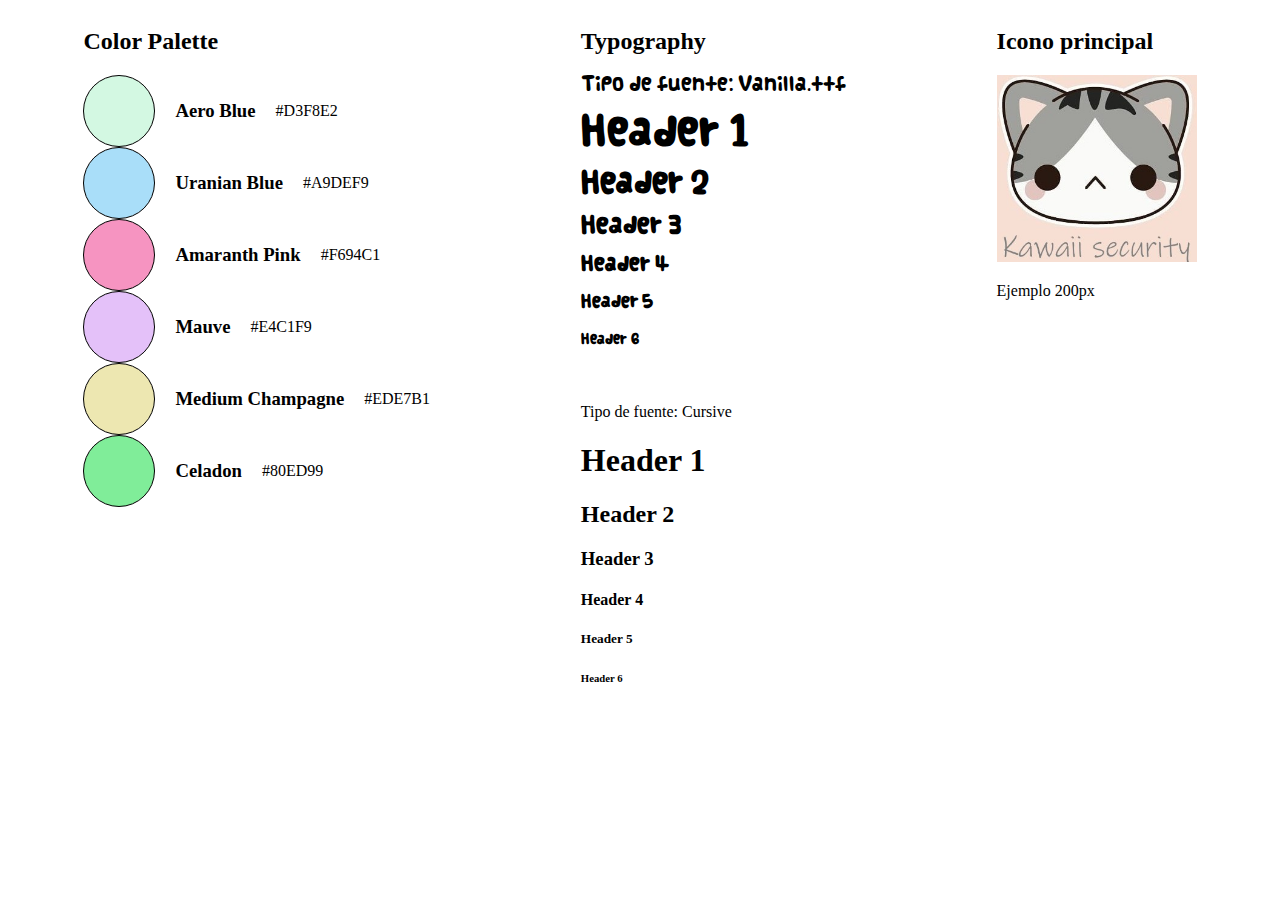
<file: Guia de estilos/index.html>
<!DOCTYPE html>
<html lang="en">
<head>
    <meta charset="UTF-8">
    <meta http-equiv="X-UA-Compatible" content="IE=edge">
    <meta name="viewport" content="width=device-width, initial-scale=1.0">
    <link rel="stylesheet" href="guiaEstilo.css">
    <link rel="shortcut icon" href="../Images/Favicon.ico" type="image/x-icon">
    <title>Guia de estilos</title>
</head>
<body>
    <div class="main">
        <div class="color">
            <h2>Color Palette</h2>
            <div class="row">
                <div class="D3F8E2"></div>
                <h3>Aero Blue</h3>
                <p>#D3F8E2</p>
            </div>
            <div class="row">
                <div class="A9DEF9"></div>
                <h3>Uranian Blue</h3>
                <p>#A9DEF9</p>
            </div>
            <div class="row">
                <div class="F694C1"></div>
                <h3>Amaranth Pink</h3>
                <p>#F694C1</p>
            </div>
            <div class="row">
                <div class="E4C1F9"></div>
                <h3>Mauve</h3>
                <p>#E4C1F9</p>
            </div>
            <div class="row">
                <div class="EDE7B1"></div>
                <h3>Medium Champagne</h3>
                <p>#EDE7B1</p>
            </div>
            <div class="row">
                <div class="A80ED99"></div>
                <h3>Celadon</h3>
                <p>#80ED99</p>
            </div>
        </div>

        <div class="Typography">
            <h2>Typography</h2>
            <div class="header">
                <p>Tipo de fuente: Vanilla.ttf</p>
                <h1>Header 1</h1>
                <h2>Header 2</h2>
                <h3>Header 3</h3>
                <h4>Header 4</h4>
                <h5>Header 5</h5>
                <h6>Header 6</h6>
            </div>
            <br>
            <div class="cursive">
                <p>Tipo de fuente: Cursive</p>
                <h1>Header 1</h1>
                <h2>Header 2</h2>
                <h3>Header 3</h3>
                <h4>Header 4</h4>
                <h5>Header 5</h5>
                <h6>Header 6</h6>
            </div>
        </div>

        <div class="icon">
            <h2>Icono principal</h2>
            <div>
                <img src="./Favicon.jpg">
                <p>Ejemplo 200px</p>
            </div>
            
        </div>
    </div>
</body>
</html>
</file>
<file: Guia de estilos/guiaEstilo.css>
/* Fuente de letra descargada */
@font-face {
    font-family: Vanilla;
    src: url(Vanilla.ttf);
}
.main{
    display: flex;
    flex-direction: row;
    justify-content: space-around;
}
.row{
    display: flex;
    flex-direction: row;
}
.color p, .color h3{
    align-self: center;
    margin-left: 20px;
}
.D3F8E2{
    border: 1px solid black;
    border-radius: 50%;
    width: 70px;
    height: 70px;
    background-color: rgb(211, 248, 226);
}
.A9DEF9{
    border: 1px solid black;
    border-radius: 50%;
    width: 70px;
    height: 70px;
    background-color: rgb(169, 222, 249);
}
.F694C1{
    border: 1px solid black;
    border-radius: 50%;
    width: 70px;
    height: 70px;
    background-color: rgb(246, 148, 193);
}
.E4C1F9{
    border: 1px solid black;
    border-radius: 50%;
    width: 70px;
    height: 70px;
    background-color: rgb(228, 193, 249);
}
.EDE7B1{
    border: 1px solid black;
    border-radius: 50%;
    width: 70px;
    height: 70px;
    background-color: rgb(237, 231, 177);
}
.A80ED99{
    border: 1px solid black;
    border-radius: 50%;
    width: 70px;
    height: 70px;
    background-color: rgb(128, 237, 153);
}
.header{
    font-family: Vanilla;
}
.cursive{
    font-family: cursive;
}
.icon img{
    width: 200px;
    height: auto;
}
</file>
